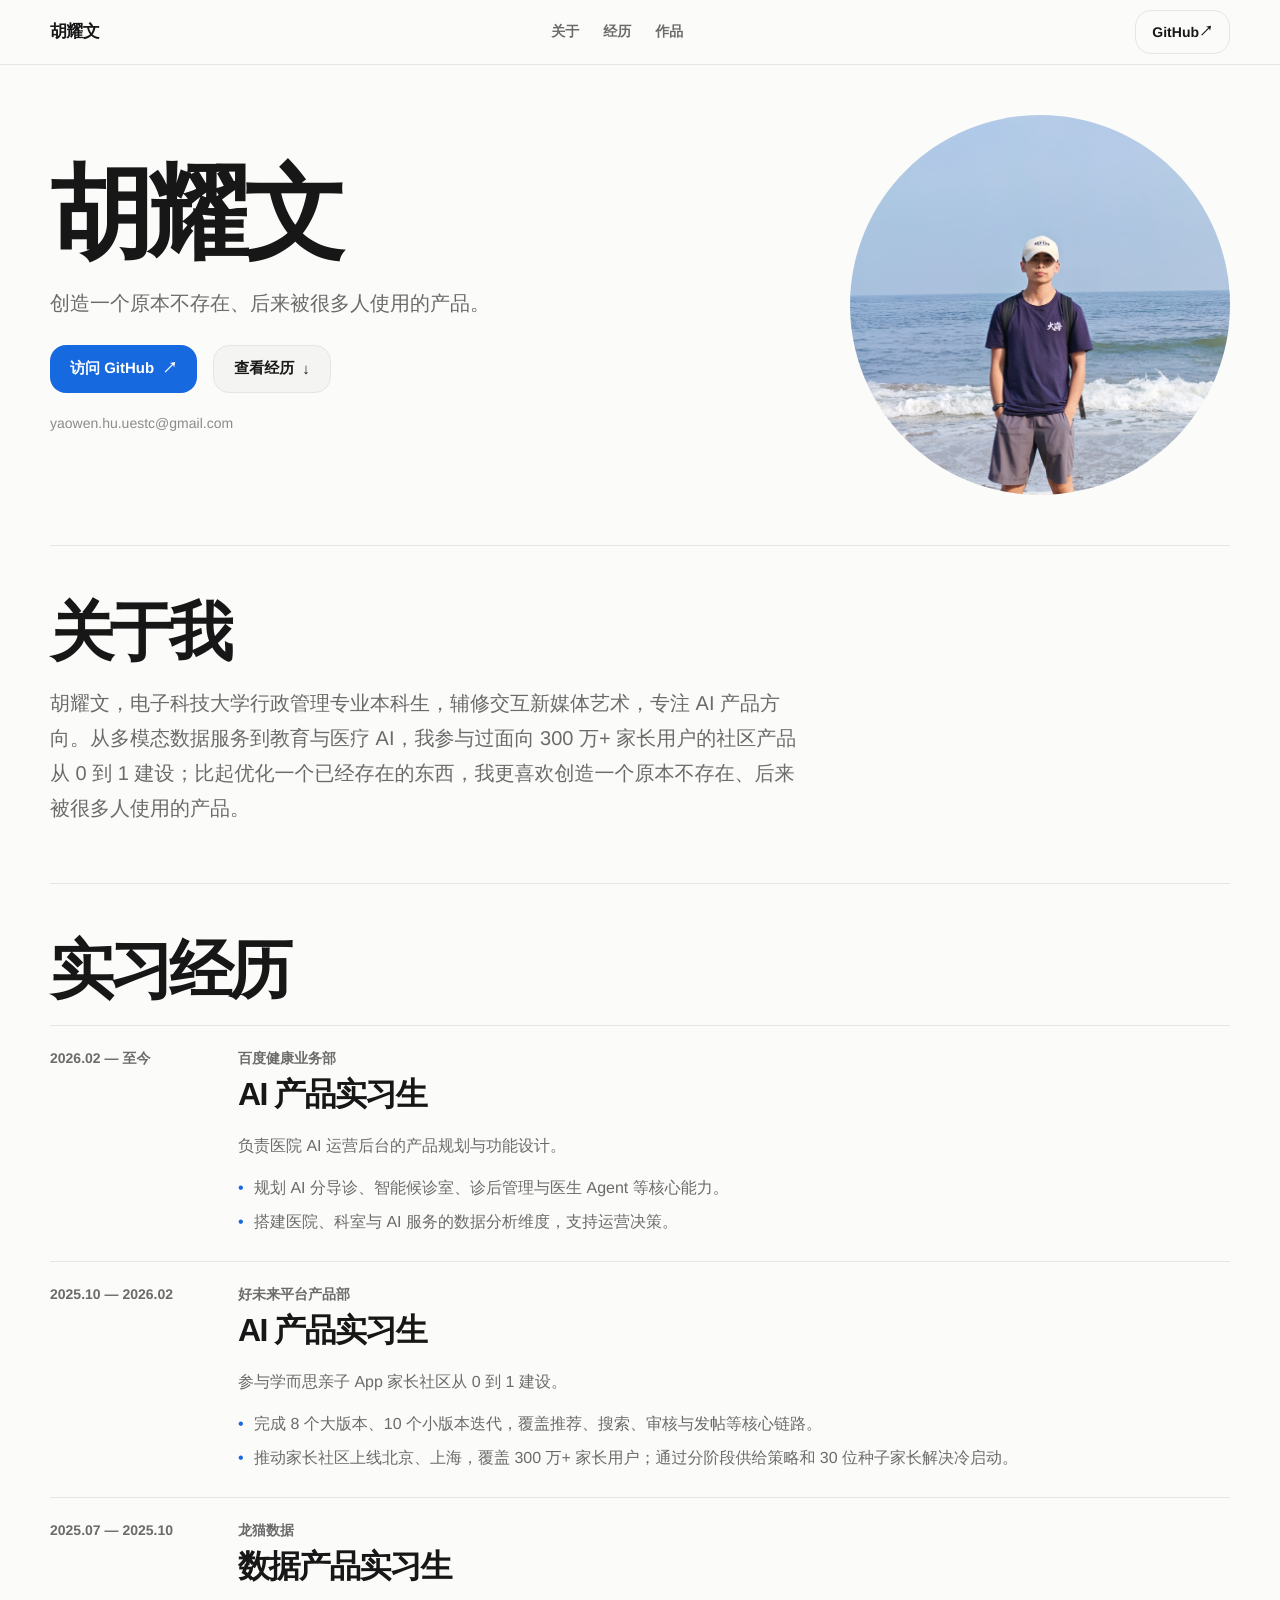
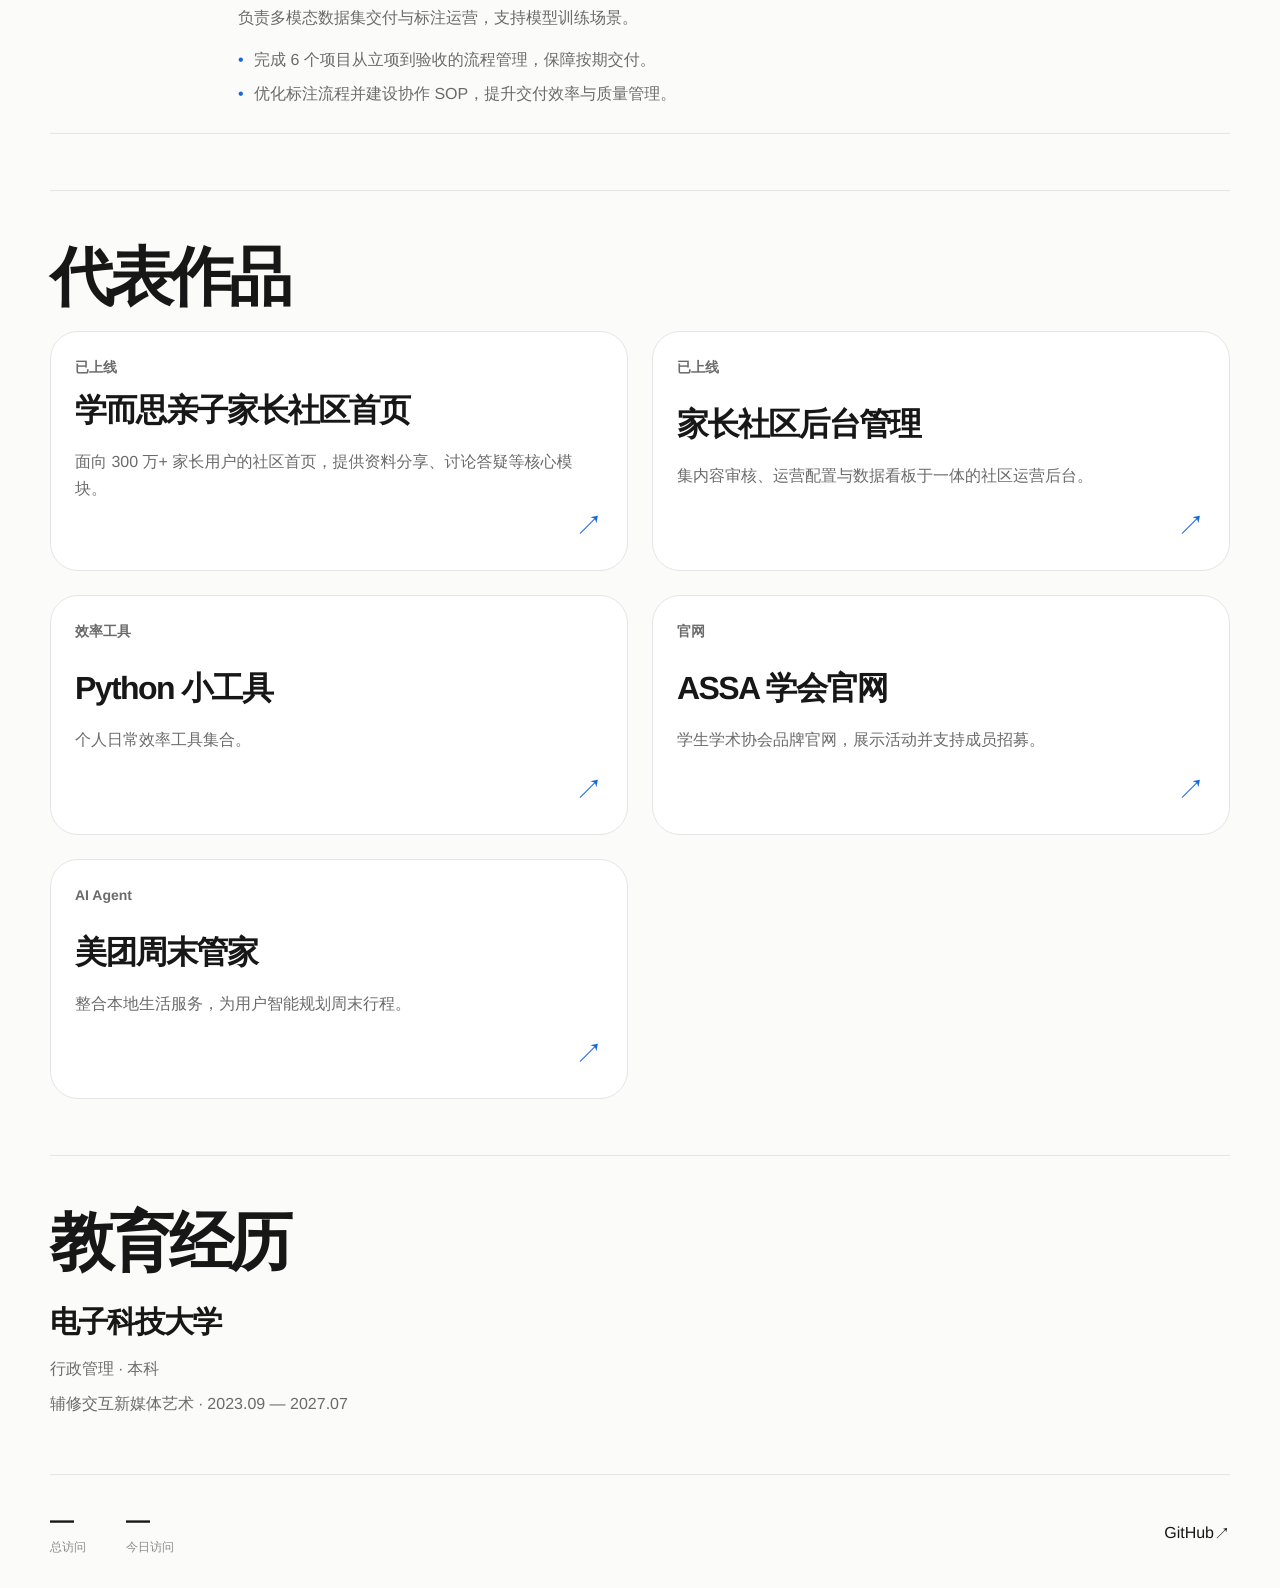
<file: index.html>
<!doctype html>
<html lang="zh-CN">
  <head>
    <meta charset="UTF-8" />
    <meta name="viewport" content="width=device-width, initial-scale=1" />
    <meta name="description" content="胡耀文的 AI 产品实践、实习经历与代表作品。" />
    <title>胡耀文 · AI 产品实践者</title>
    <link rel="stylesheet" href="styles/main.css" />
  </head>
  <body>
    <div id="app"></div>
    <script type="module" src="js/main.js"></script>
  </body>
</html>
</file>
<file: styles/main.css>
@import url("./tokens.css");
@import url("./base.css");
@import url("./layout.css");
@import url("./components.css");
@import url("./responsive.css");
@import url("./editor.css");
</file>
